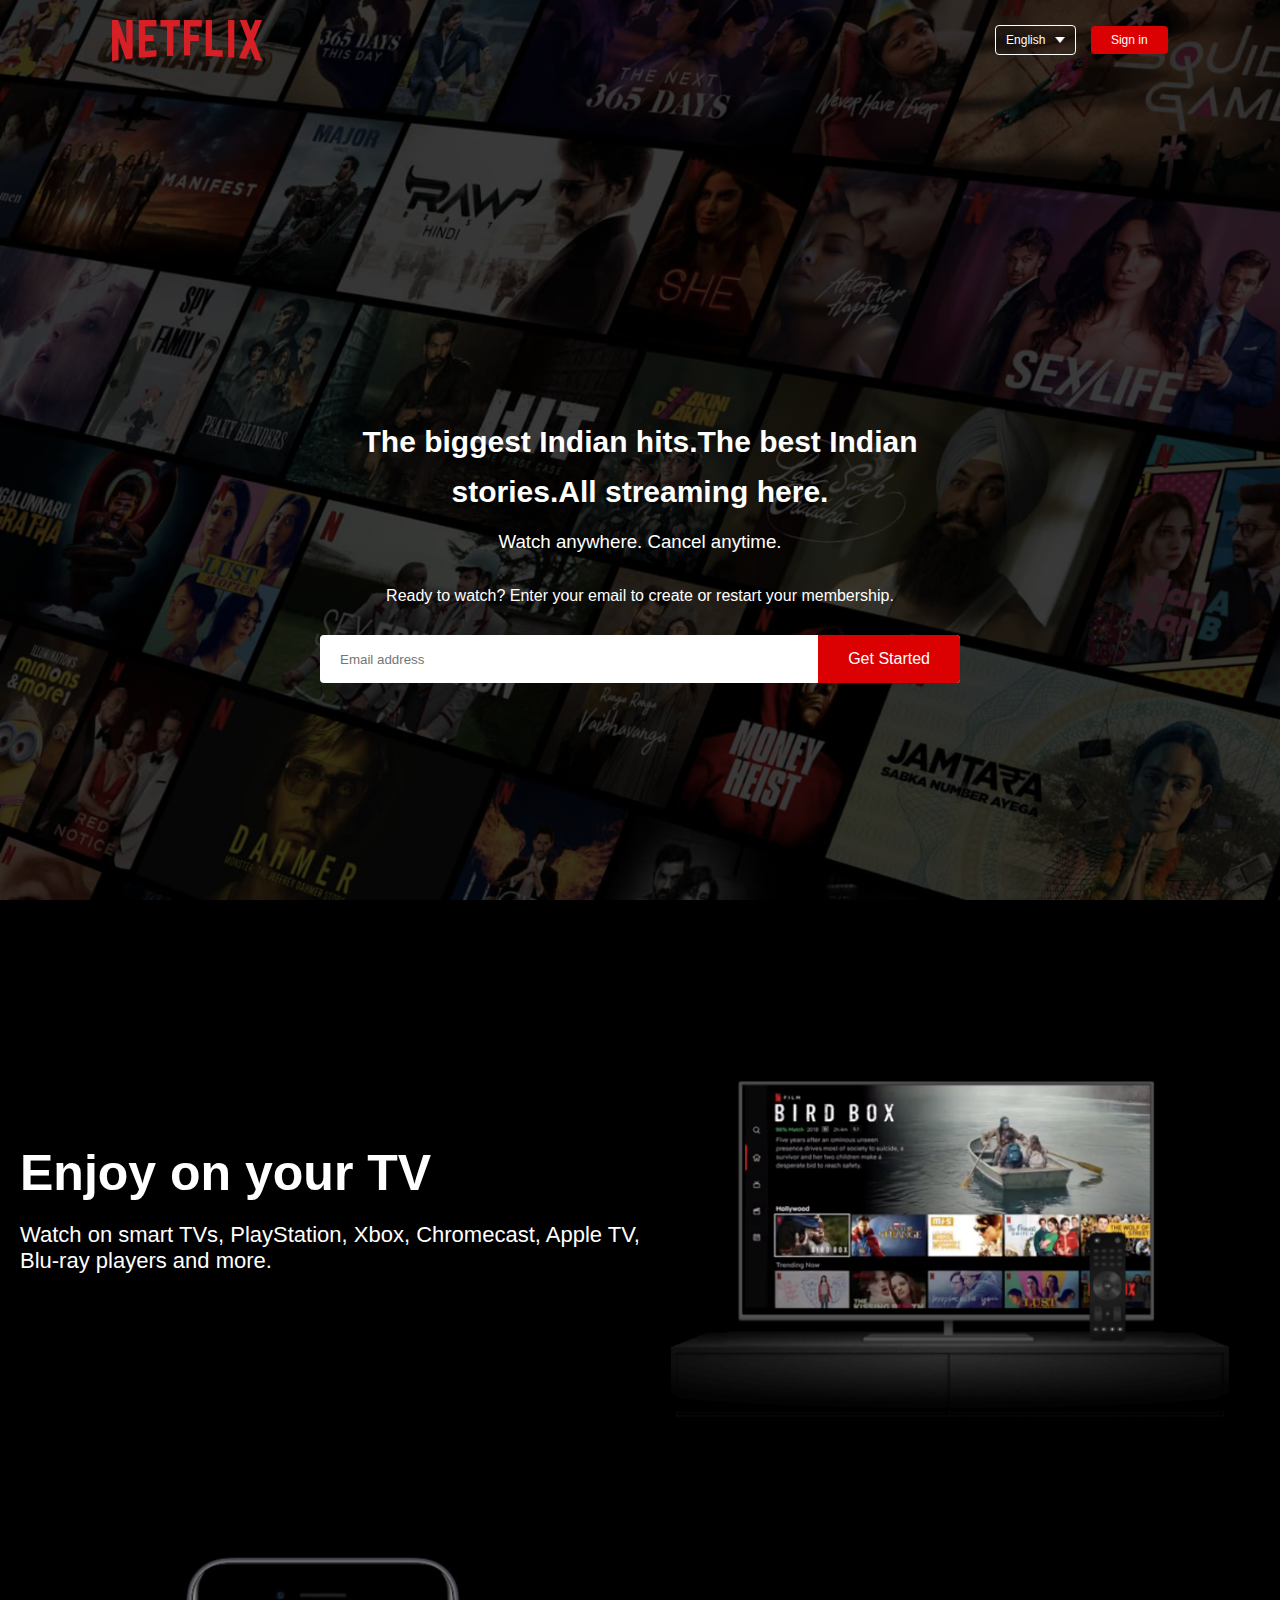
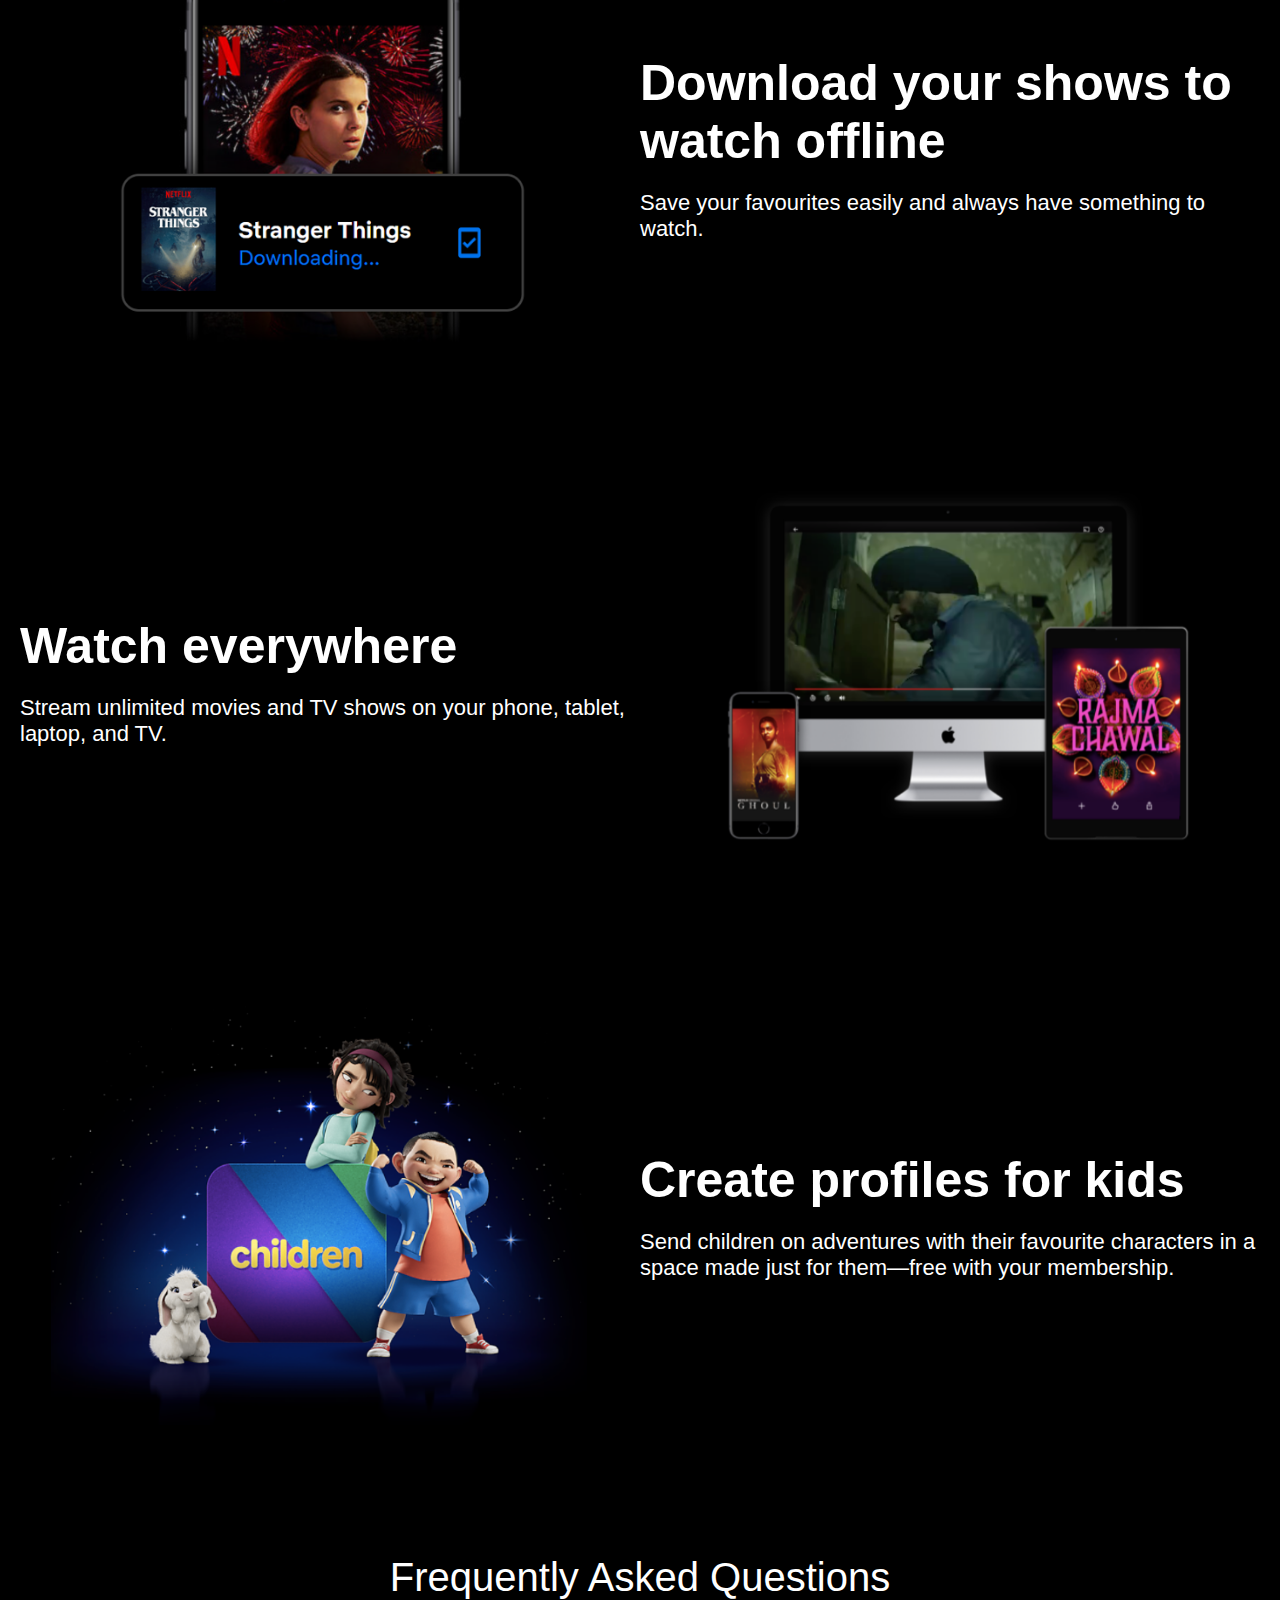
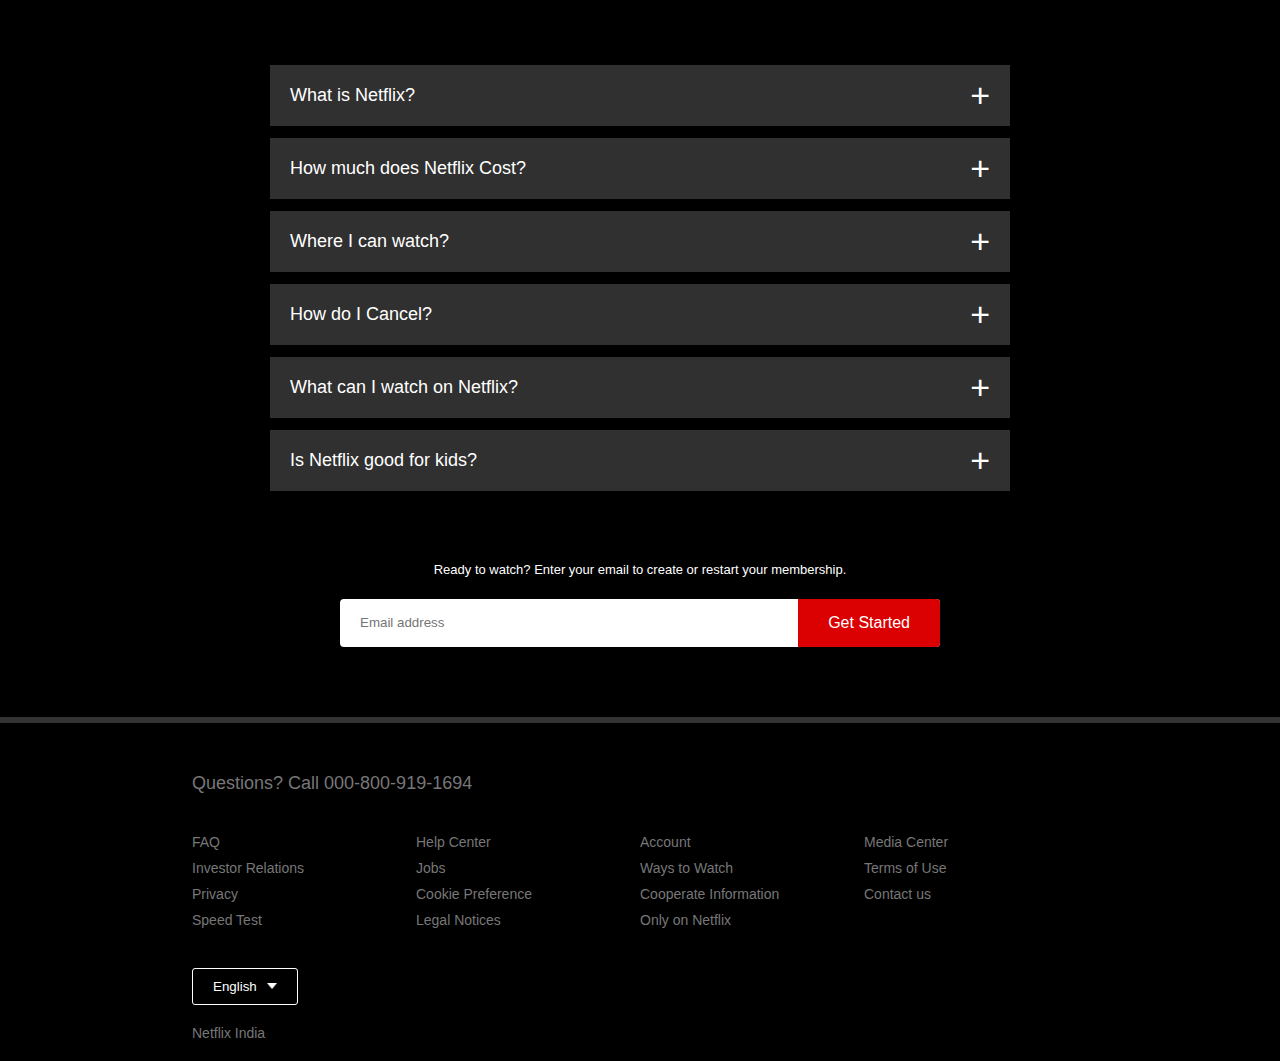
<file: Netflix clone/index.html>
<!--PHASE1 PROJECT-->
<!--TASK: NETFLIX CLONE PAGE-->
<!DOCTYPE html>
<html lang="en">
<head>
    <meta charset="UTF-8">
    <meta name="viewport" content="width=device-width, initial-scale=1.0">
    <title>Netflix Clone</title>
    <link rel="stylesheet" href="style.css">
</head>
<body>
    <div class="header">
        <nav>
            <img src="./images/logo.png" class="logo">
            <div>
                <button class="language-btn">English<img src="./images/down-icon.png"></button>
                <button>Sign in</button>

            </div>
        </nav>
        <div class="header-content">
            <h1>The biggest Indian hits.The best Indian stories.All streaming here.</h1>
            <h3>Watch anywhere. Cancel anytime.</h3>
            <p>Ready to watch? Enter your email to create or restart your membership.</p>
            <form class="email-signup">
                <input type="email" placeholder="Email address" required>
                <button type="submit">Get Started</button>
            </form>
        </div>
    </div>
    <div class="features">
        <div class="row">
            <div class="text-col">
                <h2>Enjoy on your TV</h2>
                <p>Watch on smart TVs, PlayStation, Xbox, Chromecast, Apple TV, Blu-ray players and more.</p>
            </div>
            <div class="img-col">
                <img src="./images/feature-1.png">
            </div>
        </div>
        <div class="row">
            <div class="img-col">
                <img src="./images/feature-2.png">
            </div>
            <div class="text-col">
                <h2>Download your shows to watch offline</h2>
                <p>Save your favourites easily and always have something to watch.</p>
            </div>
            
        </div>
        <div class="row">
            <div class="text-col">
                <h2>Watch everywhere</h2>
                <p>Stream unlimited movies and TV shows on your phone, tablet, laptop, and TV.</p>
            </div>
            <div class="img-col">
                <img src="./images/feature-3.png">
            </div>
        </div>
        <div class="row">
            <div class="img-col">
                <img src="./images/feature-4.png">
            </div>
            <div class="text-col">
                <h2>Create profiles for kids</h2>
                <p>Send children on adventures with their favourite characters in a space made just for them—free with your membership.</p>
            </div>
        </div>
    </div>

    <div class="faq">
        <h2>Frequently Asked Questions</h2>
        <ul class="accordion">
            <li>
                <input type="radio" name="accordion" id="first">
                <label for="first">What is Netflix?</label>
                <div class="content">
                    <p>Netflix is a streaming service that offers a wide variety of award-winning TV shows, movies, anime, documentaries 
                        and more – on thousands of internet-connected devices.You can watch as much as you want, whenever you want, 
                        without a single ad – all for one low monthly price. There's always something new to discover, and new TV shows 
                        and movies are added every week!
                    </p>
                </div>
            </li>
            <li>
                <input type="radio" name="accordion" id="second">
                <label for="second">How much does Netflix Cost?</label>
                <div class="content">
                    <p>Watch Netflix on your smartphone, tablet, Smart TV, laptop, or streaming device, all for one fixed monthly fee. 
                    Plans range from ₹ 149 to ₹ 649 a month. No extra costs, no contracts.
                    </p>
                </div>
            </li>
            <li>
                <input type="radio" name="accordion" id="third">
                <label for="third">Where I can watch?</label>
                <div class="content">
                    <p>Watch anywhere, anytime. Sign in with your Netflix account to watch instantly on the web at netflix.com from 
                    your personal computer or on any internet-connected device that offers the Netflix app, including smart TVs, smartphones, 
                    tablets, streaming media players and game consoles.You can also download your favourite shows with the iOS, Android, or Windows 10 app. 
                    Use downloads to watch while you're on the go and without an internet connection. Take Netflix with you anywhere.
                    </p>
                </div>
            </li>
            <li>
                <input type="radio" name="accordion" id="fourth">
                <label for="fourth">How do I Cancel?</label>
                <div class="content">
                    <p>Netflix is flexible. There are no annoying contracts and no commitments. You can easily cancel your account online in two clicks. 
                    There are no cancellation fees – start or stop your account anytime.
                    </p>
                </div>
            </li>
            <li>
                <input type="radio" name="accordion" id="fifth">
                <label for="fifth">What can I watch on Netflix?</label>
                <div class="content">
                    <p>Netflix has an extensive library of feature films, documentaries, TV shows, anime, award-winning Netflix originals, and more. 
                    Watch as much as you want, anytime you want.
                    </p>
                </div>
            </li>
            <li>
                <input type="radio" name="accordion" id="sixth">
                <label for="sixth">Is Netflix good for kids?</label>
                <div class="content">
                    <p>The Netflix Kids experience is included in your membership to give parents control while kids enjoy family-friendly TV shows and films in their own space.
                        Kids profiles come with PIN-protected parental controls that let you restrict the maturity rating of content kids can watch and block specific titles 
                        you don’t want kids to see.
                    </p>
                </div>
            </li>
        </ul>
        <small>Ready to watch? Enter your email to create or restart your membership.</small>
        <form class="email-signup">
            <input type="email" placeholder="Email address" required>
            <button type="submit">Get Started</button>
        </form>
    </div>
    <div class="footer">
        <h2>Questions? Call 000-800-919-1694</h2>
        <div class="row">
         <div class="col">
            <a href="#">FAQ</a>
            <a href="#">Investor Relations</a>
            <a href="#">Privacy</a>
            <a href="#">Speed Test</a>
         </div>
         <div class="col">
            <a href="#">Help Center</a>
            <a href="#">Jobs</a>
            <a href="#">Cookie Preference</a>
            <a href="#">Legal Notices</a>
         </div>
         <div class="col">
            <a href="#">Account </a>
            <a href="#">Ways to Watch</a>
            <a href="#">Cooperate Information</a>
            <a href="#">Only on Netflix</a>
          </div>
          <div class="col">
            <a href="#">Media Center</a>
            <a href="#">Terms of Use</a>
            <a href="#">Contact us</a>
           </div>
        </div>
        <button class="language-btn">English<img src="./images/down-icon.png"></button>
        <p class="copyright-text">Netflix India</p>
    </div>
</body>
</html>
</file>
<file: Netflix clone/style.css>
*{
    margin: 0;
    padding: 0;
    font-family: 'Poppins',sans-serif;
    box-sizing: border-box;
}
body{
    background-color: #000;
    color: #fff;
}
.header{
    width: 100%;
    height: 100vh;
    background-image: linear-gradient(rgba(0,0,0,.7),rgba(0,0,0,.7)),url('./images/header-image.png');
    background-size: cover;
    background-position: center;
    padding: 10px 8%;
    position: relative;
}
nav{
    display: flex;
    align-items: center;
    justify-content: space-between;
    padding: 10px;

}
.logo{
    width: 150px;
    cursor: pointer;
}
nav button{
    border: 0;
    outline: 0;
    background: #db0001;
    color: #fff;
    padding: 7px 20px;
    font-size: 12px;
    border-radius: 4px;
    margin-left: 10px;
    cursor: pointer;

}
.language-btn{
    display: inline-flex;
    align-items: center;
    background: transparent;
    border: 1px solid #fff;
    padding: 7px 10px;
}
.language-btn img{
    width: 10px;
    margin-left: 10px;
}
.header-content{
    position: absolute; 
    top: 50%;   
    left: 50%;
    transform: translate(-50%,-50%);
    text-align: center;
    margin-top: 100px;
}
.header-content h1{
    font-size: 30px;
    line-height: 50px;
    font-weight: 600;
    max-width: 650px;
}
.header-content h3{
    font-weight: 400;
    margin-bottom: 20px;
    line-height: 50px;
}
.email-signup{
    background: #fff;
    border-radius: 4px;
    display: flex;
    align-items: center;
    margin-top: 30px;
    overflow: hidden;
}
.email-signup input{
    flex: 1;
    border: 0;
    outline: 0;
    margin-left: 20px;
}
.email-signup button{
    background: #db0001;
    border: 0;
    outline: 0;
    color: #fff;
    font-size: 16px;
    cursor: pointer;
    padding: 15px 30px;
}
.features{
    padding: 50px 20px;
    font-size: 22px;
}
.row{
    display: flex;
    width: 100%;
    align-items: center;
    flex-wrap: wrap;
    padding: 50px 0;
}

.text-col{
    flex-basis: 50%;
    margin-bottom: 20px;
}
.img-col{
    flex-basis: 50%;
    margin-bottom: 20px;
}
.img-col img{
    display: block;
    width: 90%;
    margin: auto;
}
.features h2{
    font-size: 50px;
    font-weight: 600;
    margin-bottom: 20px;
}
/* -> Style for Frequently Asked Questions*/
.faq{
    padding: 10px 12%;
    text-align: center;
    font-size: 18px;
}
.faq h2{
    font-weight: 500;
    font-size: 40px;
}
.accordion{
    margin: 60px auto;
    width: 100%;
    max-width: 750px;
}
.accordion li{
    list-style: none;
    width: 100%;
    padding: 5px;
}
.accordion li label{
    display: flex;
    align-items: center;
    padding: 20px;
    font-size: 18px;
    font-weight: 500;
    background: #303030;
    margin-bottom: 2px;
    cursor: pointer;
    position: relative;
}
label::after{
    content: '+';
    font-size: 34px;
    position: absolute;
    right: 20px;
    transition: transform 0.5s;
}
input[type="radio"]{
    display: none;
}
.accordion .content{
    background: #303030;
    text-align: left;
    padding: 0 20px;
    max-height: 0;
    overflow: hidden;
    transition: max-height 0.5s, padding 0.5s;

}
.accordion input[type="radio"]:checked + label + .content{
    max-height: 600px;
    padding: 30px;
}
.accordion input[type="radio"]:checked + label::after{
    transform: rotate(135deg);
}
.faq .email-signup{
    max-width: 600px;
    margin: 20px auto 60px;
}
.faq small{
    font-size: 13px;
}
/*Style for footer*/
.footer{
    padding: 50px 15% 10px;
    border-top: 6px solid #333;
    color: #777;
}
.footer h2{
    font-size: 18px;
    font-weight: 400;
    margin-bottom: 30px;
}
.footer .col{
    flex-basis: 25%;
    flex-grow: 1;
    margin-bottom: 20px;
}
.footer .col a{
    display: block;
    text-decoration: none;
    color: #777;
    font-size: 14px;
    margin-bottom: 10px;
}
.footer .row{
    align-items: flex-start;
    padding: 10px 0;
}
.footer .language-btn{
    color: #fff;
    padding: 10px 20px;
    border-radius: 3px;
}
.copyright-text{
    font-size: 14px;
    margin-top: 20px;
    margin-bottom: 10px;
}
@media only screen and (max-width:600px){
    .logo{
        width: 100px;
    }
    .nav button{
        padding: 5px 10px;
    }
    .nav .language-btn{
        padding: 4px 8px;
    }
    .header-content{
        position: unset;
        transform: none;
        padding-top: 150px;
    }
    .header-content h1{
        font-size: 30px;
    }
    .email-signup button{
        font-size: 12px;
        padding: 10px 15px;
    }
    .text-col, .img-col{
        flex-basis: 100%;
    }
    .features h2{
        font-size: 30px;
    }
    .features p{
        font-size: 15px;
    }
    .row:nth-child(2), .row:nth-child(4){
        flex-direction: column-reverse;
    }
    .features .row{
        padding: 10px 0;
    }
    .faq h2{
        font-size: 20px;
    }
    .accordion .content{
        font-size: 14px;
    }
    .accordion li label{
        padding: 10px;
        font-size: 14px;
    }
    label::after{
        font-size: 22px;
    }
}
</file>
